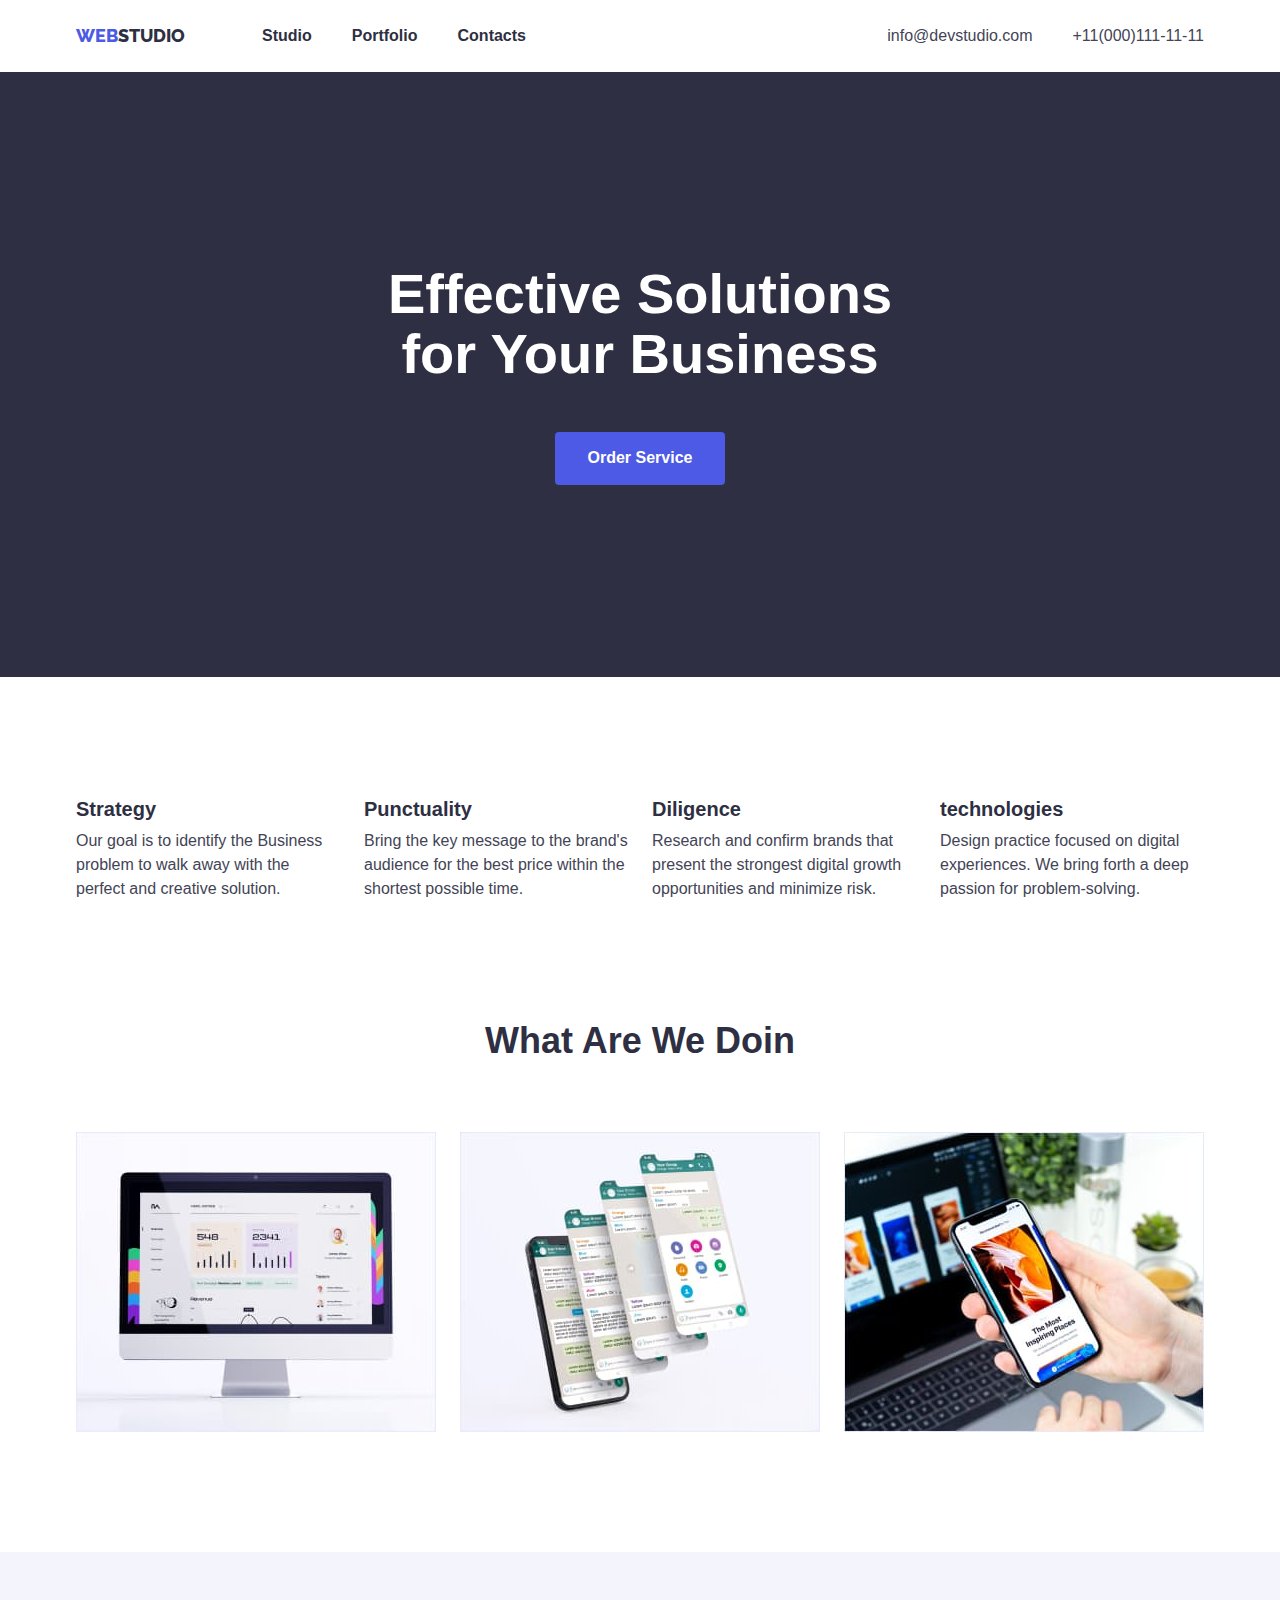
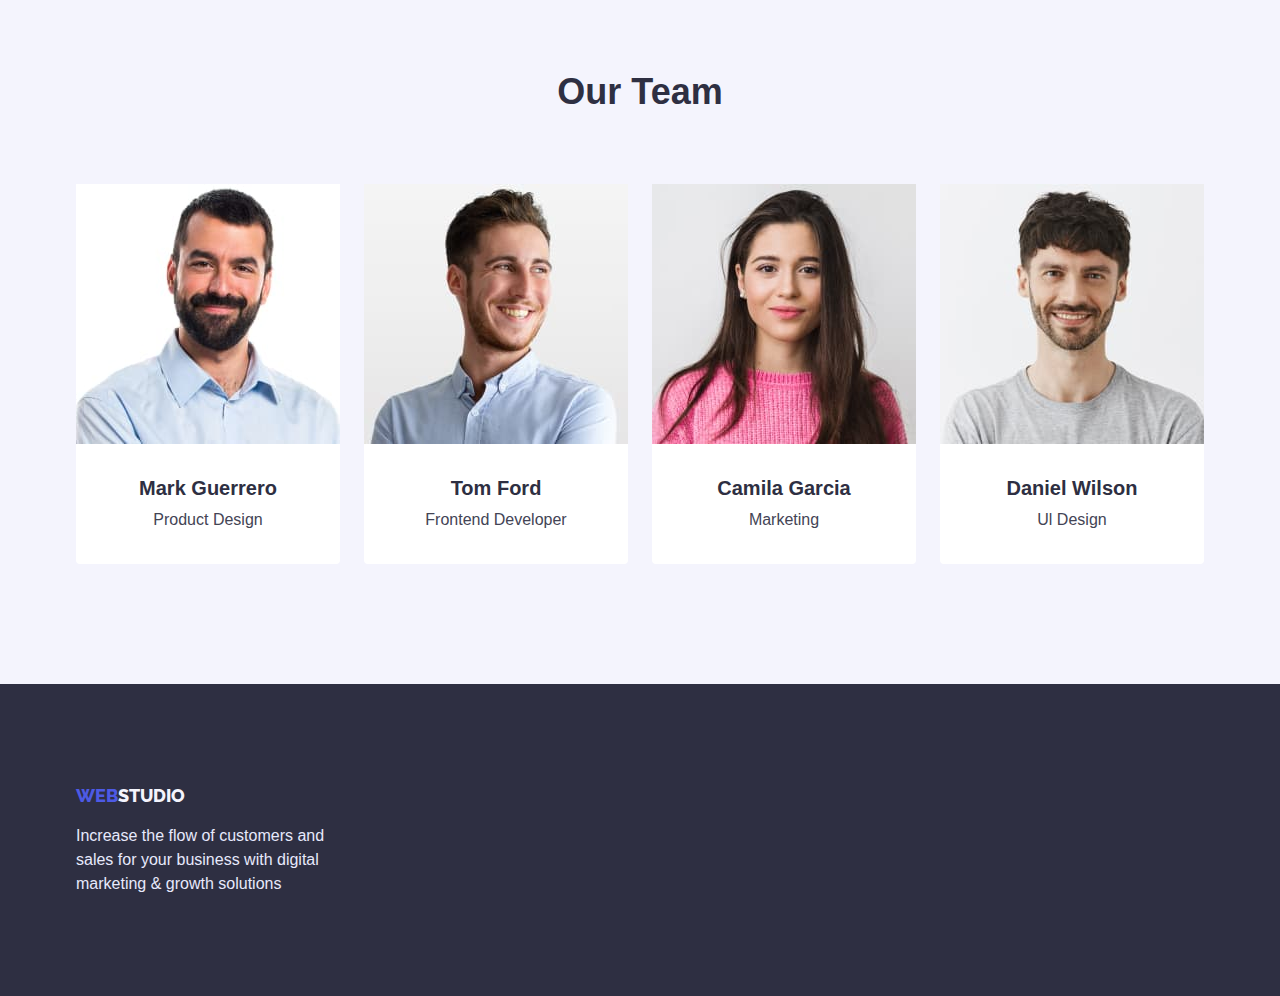
<file: index.html>
<!DOCTYPE html>
<html lang="en">
  <head>
    <meta charset="UTF-8" />
    <meta http-equiv="X-UA-Compatible" content="IE=edge" />
    <meta name="viewport" content="width=device-width, initial-scale=1.0" />
    <title>Document</title>
    <link rel="preconnect" href="https://fonts.googleapis.com" />
    <link rel="preconnect" href="https://fonts.gstatic.com" crossorigin />
    <link
      href="https://fonts.googleapis.com/css2?family=Raleway:wght@800&family=Roboto:wght@400;700&display=swap"
      rel="stylesheet"
    />
    <link
      rel="stylesheet"
      href="https://cdnjs.cloudflare.com/ajax/libs/modern-normalize/1.1.0/modern-normalize.min.css"
    />
    <link rel="stylesheet" href="./css/styles.css" />
  </head>

  <body>
    <header>
      <div class="container main-nav">
        <a href="" class="nav-logo"><span class="logo">Web</span><span class="logo2">studio</span></a>
        <nav class="cont-nav">
          <ul class="site-nav">
            <li class="item"><a href="#" class="link">Studio</a></li>
            <li class="item"><a href="portfolio.html" class="link">Portfolio</a></li>
            <li class="item"><a href="" class="link">Contacts</a></li></ul>
        </nav>
        <ul class="site-tell">
          <li class="item"><a href="mailto:info@devstudio.com" class="addres">info@devstudio.com</a></li>
          <li class="item"><a href="tel:+110001111111" class="phone">+11(000)111-11-11</a></li>
        </ul>
      </div>
    </header>

    <main>
        <section class="title-link">
          <div class="container">
          <h1 class="title">Effective Solutions for Your Business</h1>
          <button type="button" name="Order Service" class="btn">
            Order Service
          </button>
          </div>
        </section>
        <section class="section-text">
          <div class="container">
          <ul class="desk-text">
            <li>
              <h3 class="desk">Strategy</h3>
              <p>
                Our goal is to identify the Business problem to walk away with
                the perfect and creative solution.
              </p>
            </li>
            <li>
              <h3 class="desk">Punctuality</h3>
              <p>
                Bring the key message to the brand's audience for the best price
                within the shortest possible time.
              </p>
            </li>
            <li>
              <h3 class="desk">Diligence</h3>
              <p>
                Research and confirm brands that present the strongest digital
                growth opportunities and minimize risk.
              </p>
            </li>
            <li>
              <h3 class="desk">technologies</h3>
              <p>
                Design practice focused on digital experiences. We bring forth a
                deep passion for problem-solving.
              </p>
            </li>
          </ul>
          </div>
        </section>
      
      <section class="section-discription">
        <div class="container">
          <h2 class="caption">What Are We Doin</h2>
          <ul class="caption-foto">
            <li><img src="./images/foto1.jpg" alt="komp" width="360" /></li>
            <li><img src="./images/foto2.jpg" alt="tel" width="360" /></li>
            <li>
              <img src="./images/foto3.jpg" alt="technique" width="360" />
            </li>
          </ul>
        </div>
      </section>
        <section class="list">
          <div class="container">
          <h2 class="caption">Our Team</h2>
            <ul class="team-foto">
              <li class="text-foto">
                <img src="./images/foto4.jpg" alt="mark Guerrero" width="264" />
                <h3 class="desk">Mark Guerrero</h3>
                <p>Product Design</p>
              </li>
              <li class="text-foto">
                <img src="./images/foto5.jpg" alt="tom ford" width="264" />
                <h3 class="desk">Tom Ford</h3>
                <p>Frontend Developer</p>
              </li>
              <li class="text-foto">
                <img src="./images/foto6.jpg" alt="Camila Garcia" width="264" />
                <h3 class="desk">Camila Garcia</h3>
                <p>Marketing</p>
              </li>
              <li class="text-foto">
                <img src="./images/foto7.jpg" alt="Daniel Wilson" width="264" />
                <h3 class="desk">Daniel Wilson</h3>
                <p>Ul Design</p>
              </li>
            </ul>
          </div>
        </section>
    </main>
      <footer class="foot">
        <div class="container">
        <a href=""><span class="logo">Web</span><span class="logo3">studio</span></a>
        <p class="pfoot">
          Increase the flow of customers and sales for your business with
          digital marketing & growth solutions
        </p>
        </div>
      </footer>
  </body>
</html>
</file>
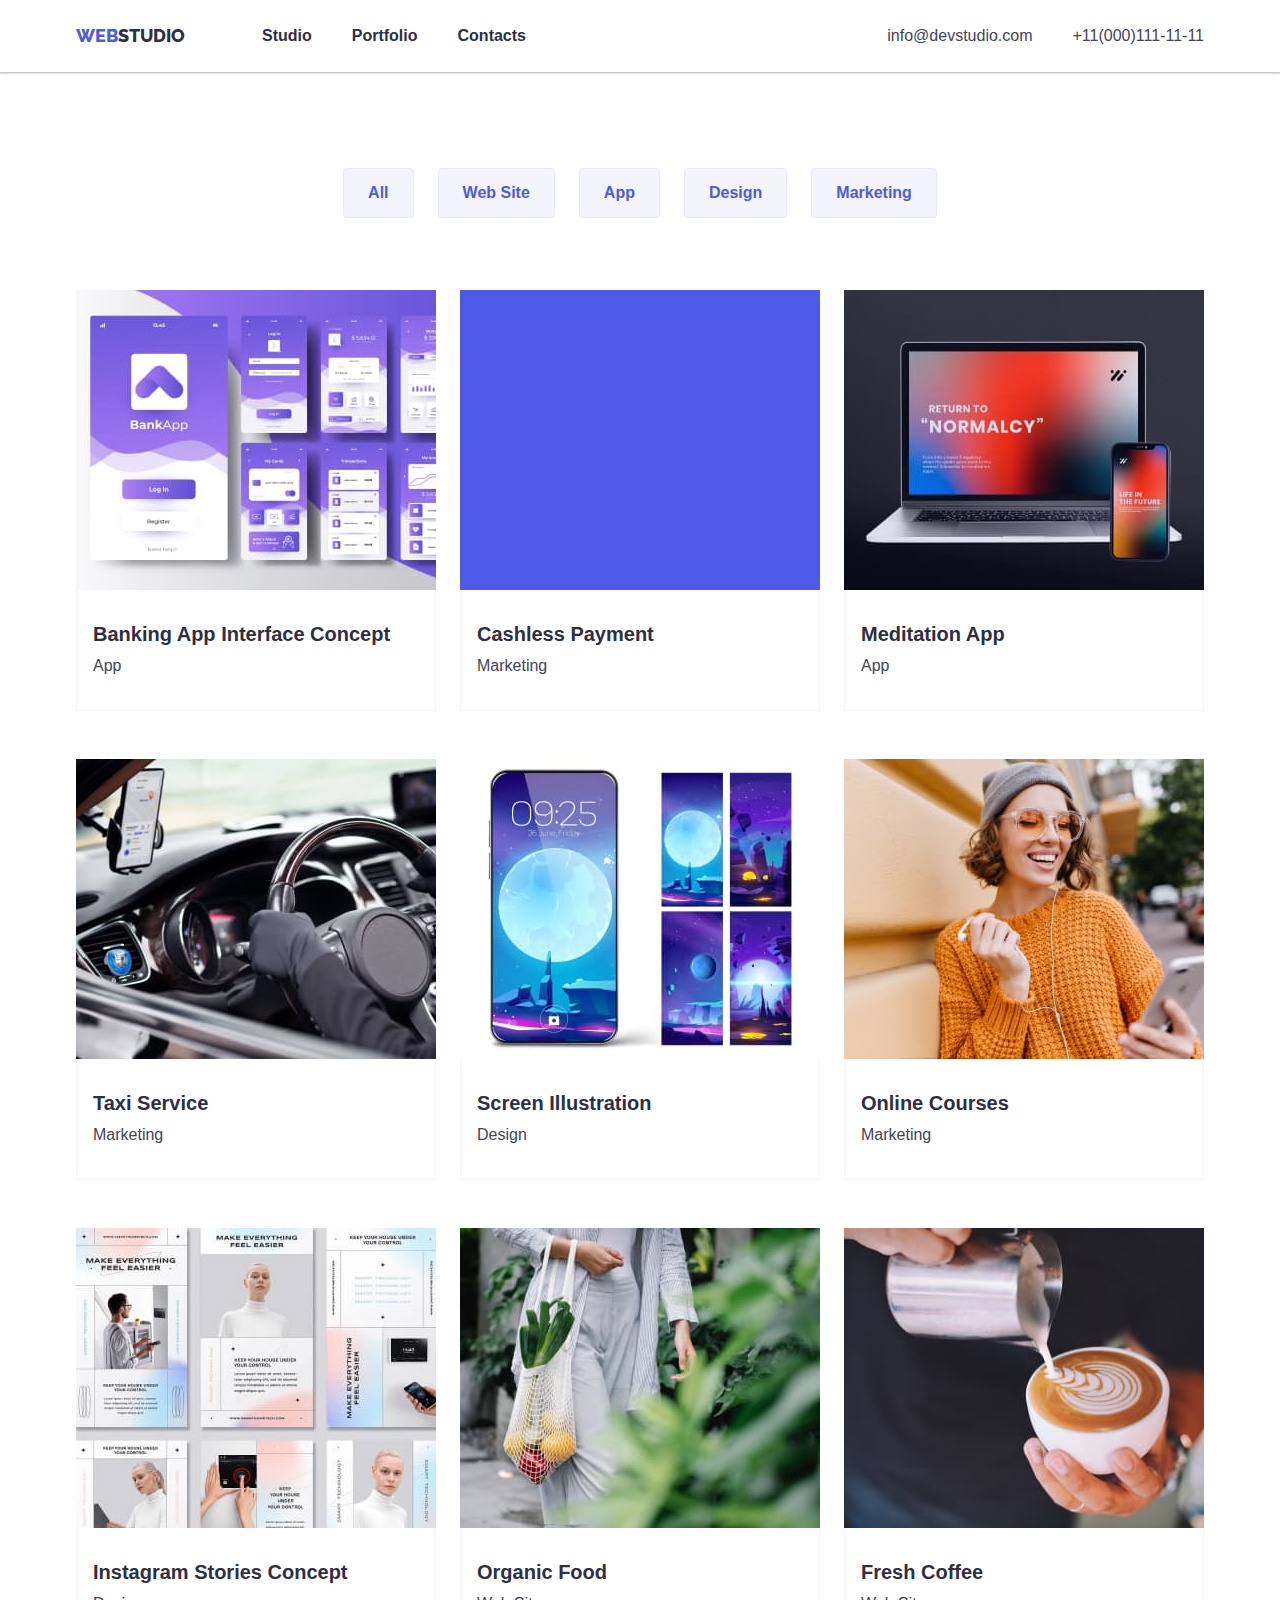
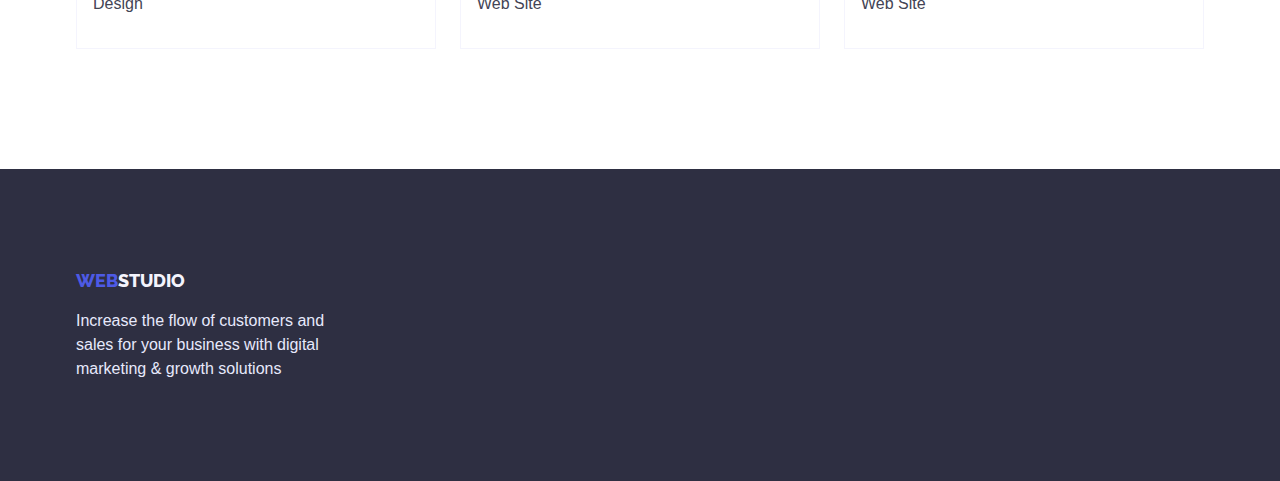
<file: portfolio.html>
<!DOCTYPE html>
<html lang="en">

<head>
    <meta charset="UTF-8" />
    <meta http-equiv="X-UA-Compatible" content="IE=edge" />
    <meta name="viewport" content="width=device-width, initial-scale=1.0" />
    <title>Document</title>
    <link rel="preconnect" href="https://fonts.googleapis.com">
    <link rel="preconnect" href="https://fonts.gstatic.com" crossorigin>
    <link href="https://fonts.googleapis.com/css2?family=Raleway:wght@800&family=Roboto:wght@400;700&display=swap"
        rel="stylesheet">
    <link rel="stylesheet"
        href="https://cdnjs.cloudflare.com/ajax/libs/modern-normalize/1.1.0/modern-normalize.min.css">
    <link rel="stylesheet" href="./css/styles.css" />
</head>

<body>
    <header>
        <div class="container main-nav">
            <a href="" class="nav-logo"><span class="logo">Web</span><span class="logo2">studio</span></a>
            <nav class="cont-nav">
                <ul class="site-nav">
                    <li class="item"><a href="./index.html" class="link">Studio</a></li>
                    <li class="item"><a href="" class="link">Portfolio</a></li>
                    <li class="item"><a href="" class="link">Contacts</a></li>
                </ul>
            </nav>
            <ul class="site-tell">
                <li class="item"><a href="mailto:info@devstudio.com" class="addres">info@devstudio.com</a></li>
                <li class="item"><a href="tel:+110001111111" class="phone">+11(000)111-11-11</a></li>
            </ul>
        </div>
    </header>
    <main>
            <section class="section-portfolio">
                <div class="container">
                <ul class="ul-btn">
                    <li><button type="button" name="All" class="btn-text">All</button></li>
                    <li><button type="button" name="Web Site" class="btn-text">Web Site</button></li>
                    <li><button type="button" name="App" class="btn-text">App</button></li>
                    <li><button type="button" name="Design" class="btn-text">Design</button></li>
                    <li><button type="button" name="Marketing" class="btn-text">Marketing</button></li>
                </ul>
                <ul class="project-card">
                    <li class="li-foto">
                        <img src="./images/foto8.jpg" alt="banking" width="360" />
                        <div class="card-desk">
                        <h3 class="desk">Banking App Interface Concept</h3>
                        <p>App</p>
                        </div>
                    </li>
                    <li class="li-foto">
                        <img src="./images/foto9.jpg" alt="cashless" width="360" />
                        <div class="card-desk">
                        <h3 class="desk">Cashless Payment</h3>
                        <p>Marketing</p>
                        </div>
                    </li>
                    <li class="li-foto">
                        <img src="./images/foto10.jpg" alt="Meditation" width="360" />
                        <div class="card-desk">
                        <h3 class="desk">Meditation App</h3>
                        <p>App</p>
                        </div>
                    </li>

                    <li class="li-foto">
                        <img src="./images/foto11.jpg" alt="taxi" width="360" />
                        <div class="card-desk">
                        <h3 class="desk">Taxi Service</h3>
                        <p>Marketing</p>
                        </div>
                    </li>
                    <li class="li-foto">
                        <img src="./images/foto12.jpg" alt="Illustration" width="360" />
                        <div class="card-desk">
                        <h3 class="desk">Screen Illustration</h3>
                        <p>Design</p>
                        </div>
                    </li>
                    <li class="li-foto">
                        <img src="./images/foto13.jpg" alt="Courses" width="360" />
                        <div class="card-desk">
                        <h3 class="desk">Online Courses</h3>
                        <p>Marketing</p>
                        </div>
                    </li>

                    <li class="li-foto">
                        <img src="./images/foto14.jpg" alt="Instagram" width="360" />
                        <div class="card-desk">
                        <h3 class="desk">Instagram Stories Concept</h3>
                        <p>Design</p>
                        </div>
                    </li>
                    <li class="li-foto">
                        <img src="./images/foto15.jpg" alt="food" />
                        <div class="card-desk">
                        <h3 class="desk">Organic Food</h3>
                        <p>Web Site</p>
                        </div>
                    </li>
                    <li class="li-foto">
                        <img src="./images/foto16.jpg" alt="Coffee" />
                        <div class="card-desk">
                        <h3 class="desk">Fresh Coffee</h3>
                        <p>Web Site</p>
                        </div>
                </div>
            </section>
        
    </main>
        <footer class="foot">
            <div class="container">
            <a href="./index.html"><span class="logo">Web</span><span class="logo3">studio</span></a>
            <p class="pfoot">
                Increase the flow of customers and sales for your business with digital
                marketing & growth solutions
            </p>
            </div>
        </footer>
   
</body>

</html>
</file>
<file: css/styles.css>
body {
  color: var(--text-color);
  background-color: var(--white);
  font-family: "Roboto Mono", sans-serif;
}

ul {
  list-style: none;
  padding: 0;
  margin: 0;
}

a {
  text-decoration: none;
  
}

img {
  display: block;
  max-width: 100%;
  height: auto;
}
header {
  box-shadow: 0px 2px 1px rgba(46, 47, 66, 0.08), 0px 1px 1px rgba(46, 47, 66, 0.16), 0px 1px 6px rgba(46, 47, 66, 0.08);
}

:root {
  --text-color: #2e2f42;
  --fon-color: #e5e5e5;
  --navy-blue: #4d5ae5;
  --slate: #434455;
  --cloud: #f4f4fd;
  --white: #ffffff;
  --blue: #404bbf;
  --corn: #e7e9fc;
}

.container {
  width: 1158px;
  padding-left: 15px;
  padding-right: 15px;
  margin: 0 auto;
}

.link {
  color: var(--text-color);
  font-weight: 600;
  font-size: 16px;
  line-height: 1.5;
}

.link:hover,
.link:focus {
  color: var(--slate);
}

.link:active {
  color: var(--navy-blue);
}

.nav-logo {
  padding: 24px 0;
}

.logo {
  color: var(--navy-blue);
  font-family: "Raleway", sans-serif;
  font-weight: 800;
  font-size: 18px;
  line-height: 1.33;
  text-transform: uppercase;
}

.logo2 {
  color: var(--text-color);
  font-family: "Raleway", sans-serif;
  font-weight: 800;
  font-size: 18px;
  line-height: 1.33;
  text-transform: uppercase;
}

.logo3 {
  color: var(--cloud);
  font-family: "Raleway", sans-serif;
  font-weight: 800;
  font-size: 18px;
  line-height: 1.33;
  text-transform: uppercase;
}

.addres {
  color: var(--slate);
  font-size: 16px;
  line-height: 1.5;
}

.addres:active,
.addres:hover,
.addres:focus {
  color: var(--navy-blue);
}

.phone {
  color: var(--slate);
  font-size: 16px;
  line-height: 1.5;
}

.phone:active,
.phone:hover,
.phone:focus {
  color: var(--navy-blue);
}

.title {
  max-width: 505px;
  margin: 0 auto;
  color: var(--white);
  font-weight: 600;
  font-size: 56px;
  line-height: 1.07;
  margin-top: 0;
  margin-bottom: 48px;
  text-align: center;
}

.btn {
  color: var(--white);
  font-weight: 600;
  font-size: 16px;
  line-height: 1.18;
  background-color: var(--navy-blue);
  border-radius: 4px;
  cursor: pointer;
  border: 1px solid transparent;
  padding: 16px 32px;
}

.btn:hover,
.btn:focus {
  background-color: var(--navy-blue);
}

.btn:active {
  background-color: var(--blue);
}

.title-link {
  background-color: var(--text-color);
  text-align: center;
  padding: 192px 0;
}

p {
  color: var(--slate);
  font-size: 16px;
  line-height: 1.5;
  margin: 0;
}

.list {
  background-color: var(--cloud);
  padding-top: 120px;
  padding-bottom: 120px;
}

.foot {
  background-color: var(--text-color);
  padding-top: 100px;
  padding-bottom: 100px;
}

.pfoot {
  color: var(--corn);
  font-size: 16px;
  line-height: 1.5;
  width: 264px;
  margin-top: 16px;
}

.btn-text {
  color: var(--navy-blue);
  background-color: var(--cloud);
  font-weight: 600;
  font-size: 16px;
  line-height: 1.5;
  border: 1px solid var(--corn);
  border-radius: 4px;
  cursor: pointer;
  display: inline-block;
  padding: 12px 24px;
}

.btn-text:active,
.btn-text:hover,
.btn-text:focus {
  color: var(--white);
  background-color: var(--navy-blue);
  border: 1px solid var(--corn);
  border-radius: 4px;
}

.desk {
  font-weight: 600;
  font-size: 20px;
  line-height: 1.2;
  margin-top: 0;
  margin-bottom: 8px;

}
.text-foto .desk {
  margin-top: 32px;
}

.caption {
  font-weight: 600;
  font-size: 36px;
  line-height: 1.1;
  margin-top: 0;
  margin-bottom: 72px;
  text-align: center;
  
}

.text-foto {
  background-color: #ffffff;
  border-radius: 0px 0px 4px 4px;
  text-align: center;
  width: 264px;
  padding-bottom: 32px;
}


.section-discription {
  padding-top: 120px;
  padding-bottom: 120px;
}

.section-text {
  padding-top: 120px;
}

.section-portfolio {
  padding-top: 96px;
  padding-bottom: 120px;
 
}

.ul-btn {
  display: flex;
  justify-content: center;
  margin-bottom: 72px;
}

.ul-btn li:not(:last-child) {
  margin-right: 24px;
}

.li-foto {
  width: 360px;
  background-color: var(--white);
  margin-bottom: 48px;
}
.li-foto:nth-last-child(-n + 3) {
  margin-bottom: 0;
}

/*разметка flex*/

.cont-nav {
  margin-left: 77px;
}

.site-nav {
  display: flex;
}

.site-nav .item + .item {
  margin-left: 40px;
}

.site-tell {
  display: flex;
  margin-left: auto;
}

.site-tell .item + .item {
  margin-left: 40px;
}

.main-nav {
  display: flex;
  align-items: center;
  
}

.desk-text {
  display: flex;
}

.desk-text li {
  width: 264px;
  margin-right: 24px;
}

.desk-text li:last-child {
  margin: 0;
}

/*.desk-text li:last-child {
  margin-right: 156px;
}
.desk-text li:first-child {
  margin-left: 156px;
}*/
.caption-foto {
  display: flex;
  justify-content: space-between;
}

.team-foto {
  display: flex;
  justify-content: space-between;
}

.project-card {
  display: flex;
  flex-wrap: wrap;
  justify-content: space-between;
}


.card-desk {
  padding-top: 32px;
  padding-left: 16px;
  padding-bottom: 32px;
  border-left: 0.5px solid var(--cloud);
  border-bottom: 0.5px solid var(--cloud);
  border-right: 0.5px solid var(--cloud);
 
}

/*.project-card {
  display: flex;
  flex-wrap: wrap;
}
.project-card:not(:nth-child(3)) {
  margin-right: 30px;
}*/
</file>
